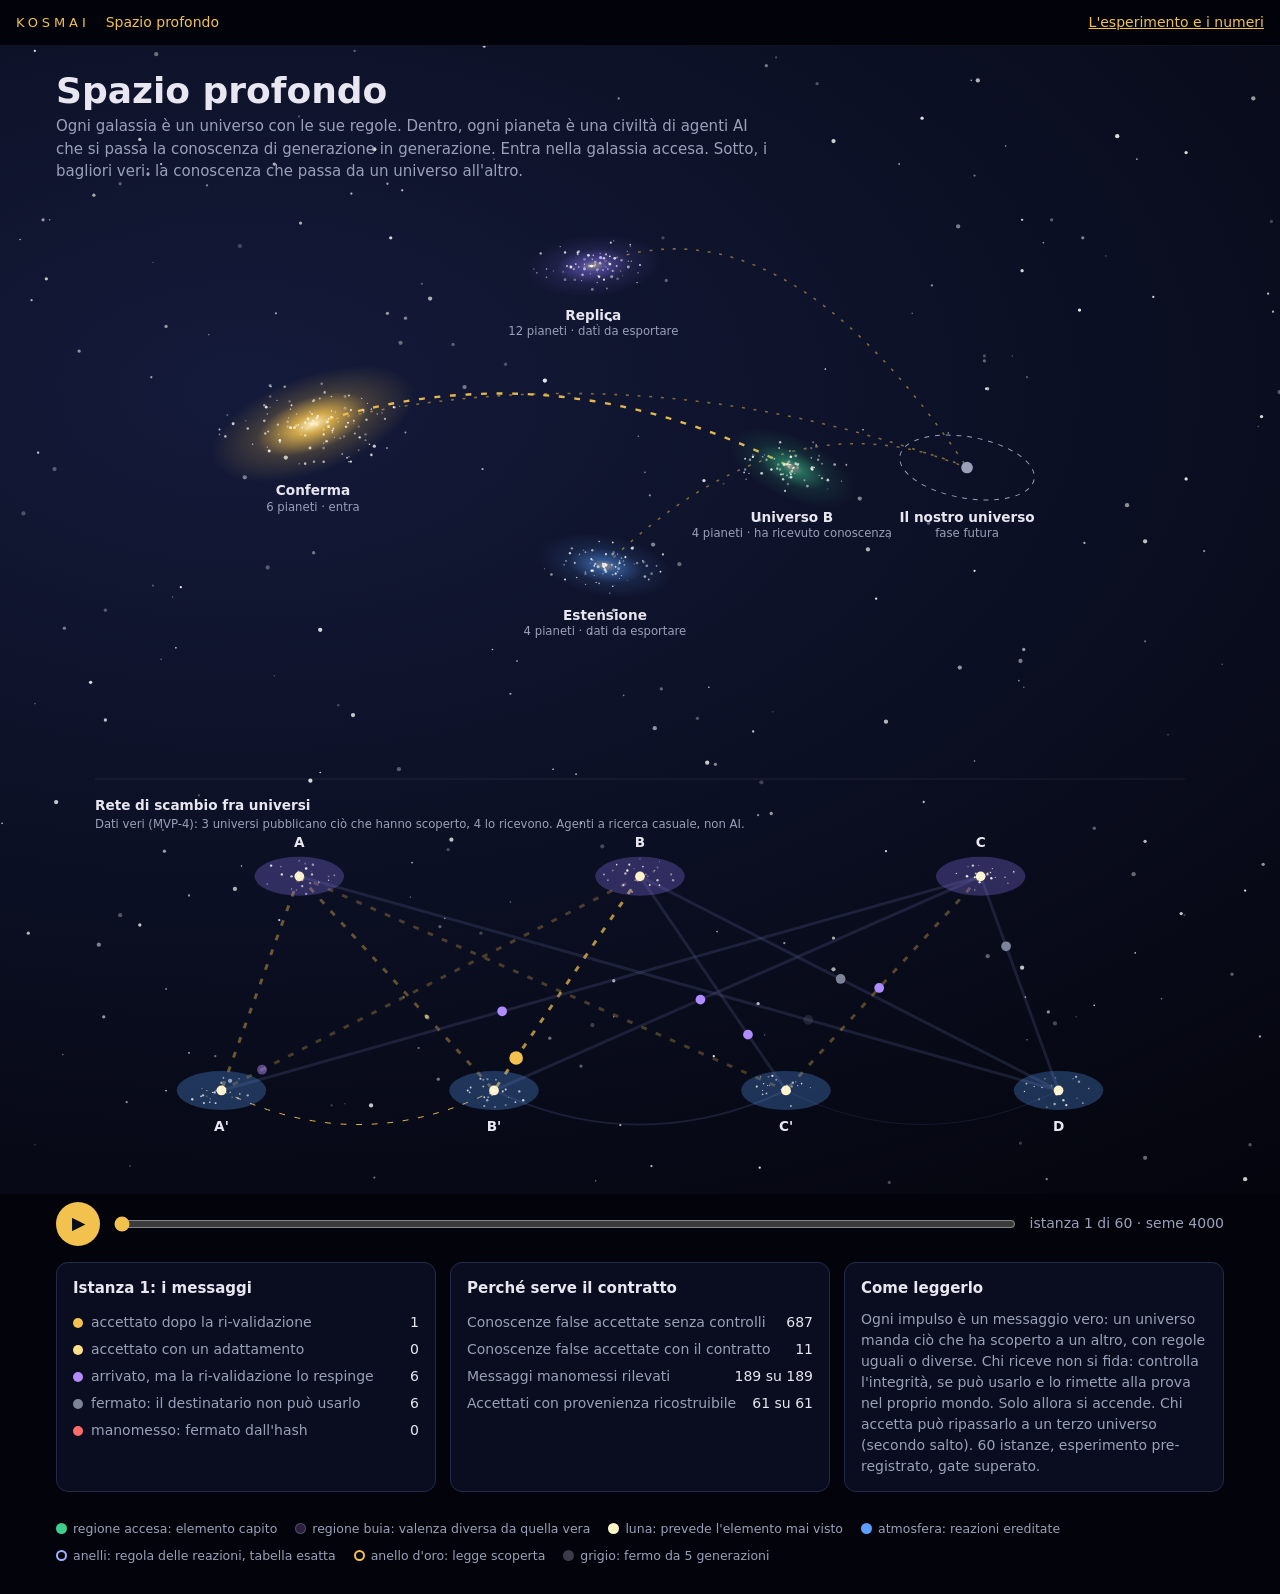
<file: index.html>
<!doctype html>
<html lang="it">
<head>
<meta charset="utf-8">
<meta name="viewport" content="width=device-width, initial-scale=1">
<title>KosmAI — Universi che si evolvono</title>
<meta name="description" content="Galassie di universi, pianeti abitati da civiltà di agenti AI che si passano la conoscenza di generazione in generazione. Ogni dettaglio è un dato reale.">
<link rel="stylesheet" href="sito/universi.css">
</head>
<body>
<header class="barra-alta">
  <a class="marchio" href="./">KosmAI</a>
  <nav id="briciole" class="briciole" aria-label="Dove sei"></nav>
  <a class="link-esperimento" href="esperimento.html">L'esperimento e i numeri</a>
</header>

<main id="scena" class="scena" aria-live="polite">
  <svg id="cielo" class="cielo" viewBox="0 0 1200 700" preserveAspectRatio="xMidYMid slice" role="img" aria-label="Spazio profondo"></svg>
  <section id="livello" class="livello"></section>
</main>

<section id="comandi" class="comandi" hidden>
  <button id="play" type="button" aria-label="Riproduci">▶</button>
  <input id="barra" type="range" min="1" max="40" value="1" aria-label="Generazione">
  <output id="gen" for="barra"></output>
</section>

<section id="pannelli" class="pannelli" hidden></section>

<footer class="legenda" id="legenda">
  <span><i class="l-reg"></i>regione accesa: elemento capito</span>
  <span><i class="l-buio"></i>regione buia: valenza diversa da quella vera</span>
  <span><i class="l-luna"></i>luna: prevede l'elemento mai visto</span>
  <span><i class="l-atm"></i>atmosfera: reazioni ereditate</span>
  <span><i class="l-anello"></i>anelli: regola delle reazioni, tabella esatta</span>
  <span><i class="l-oro"></i>anello d'oro: legge scoperta</span>
  <span><i class="l-fermo"></i>grigio: fermo da 5 generazioni</span>
</footer>
<script src="sito/universi.js"></script>
</body>
</html>
</file>
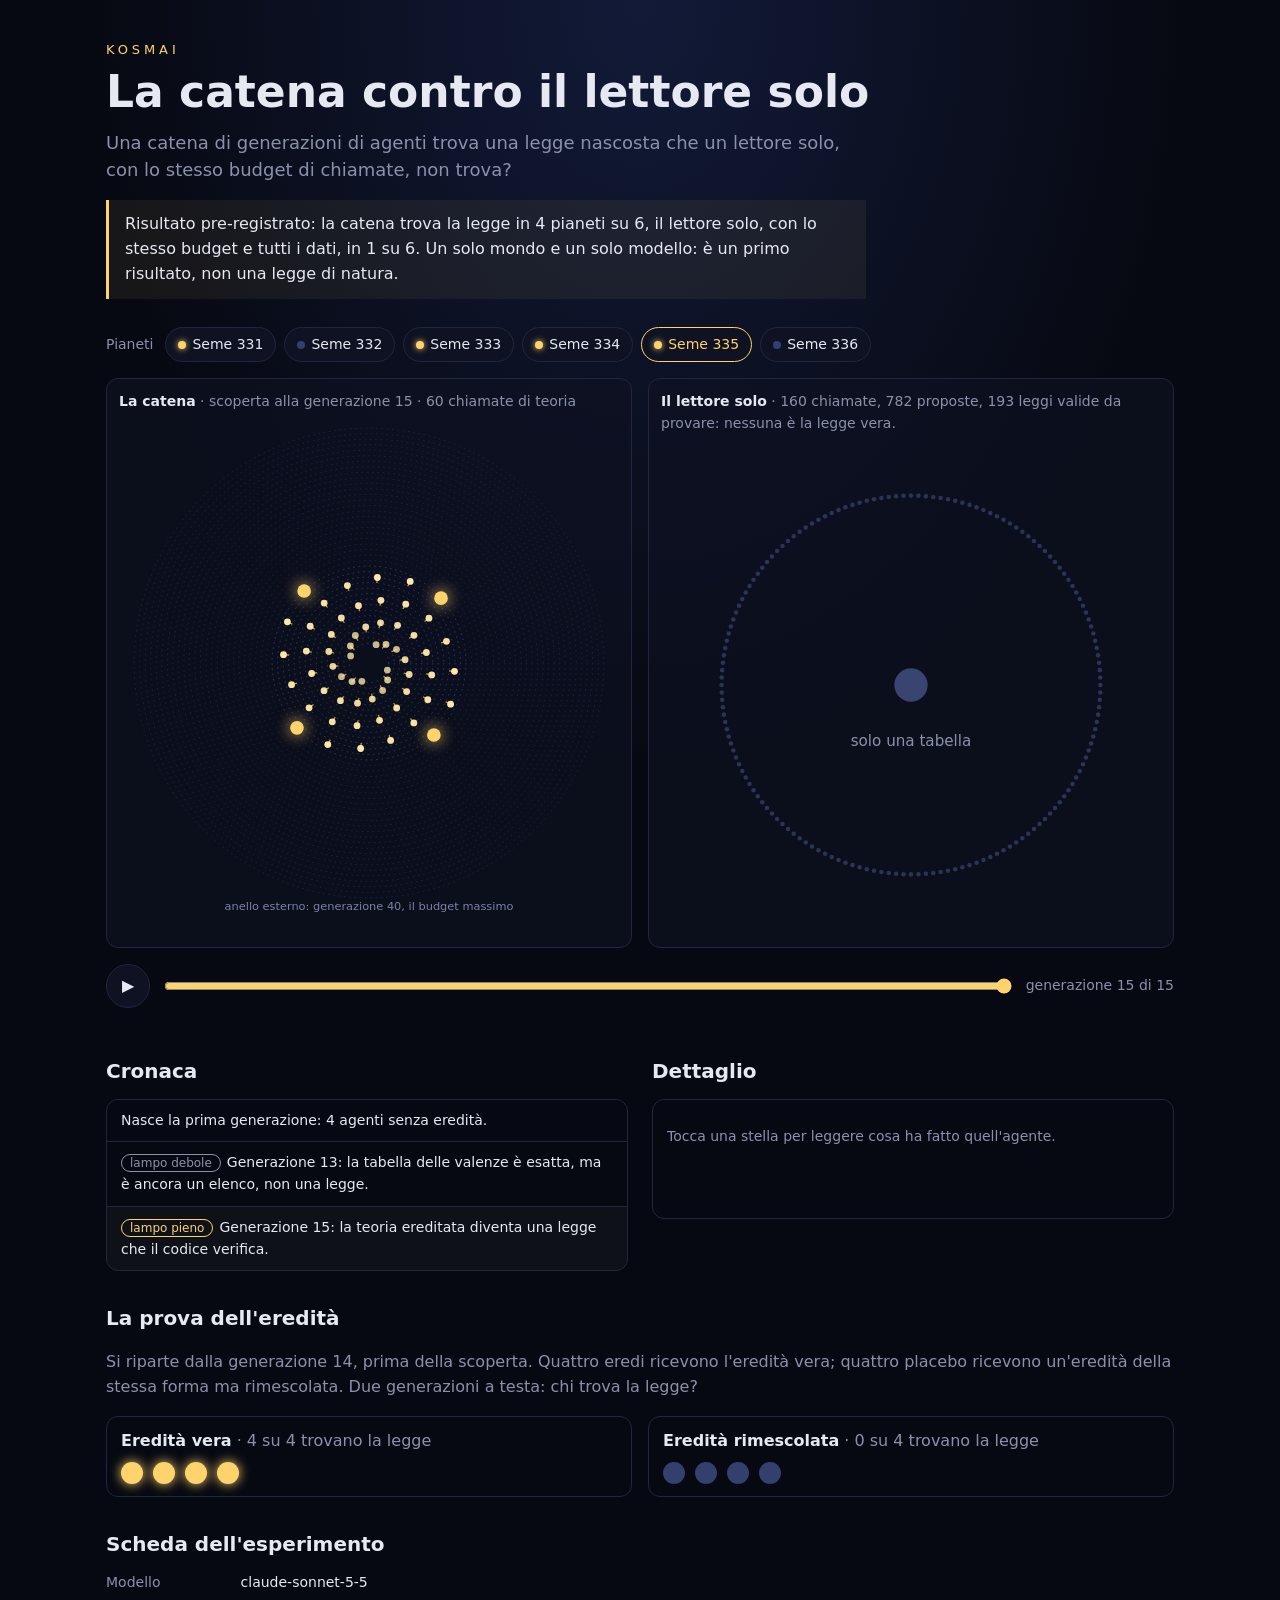
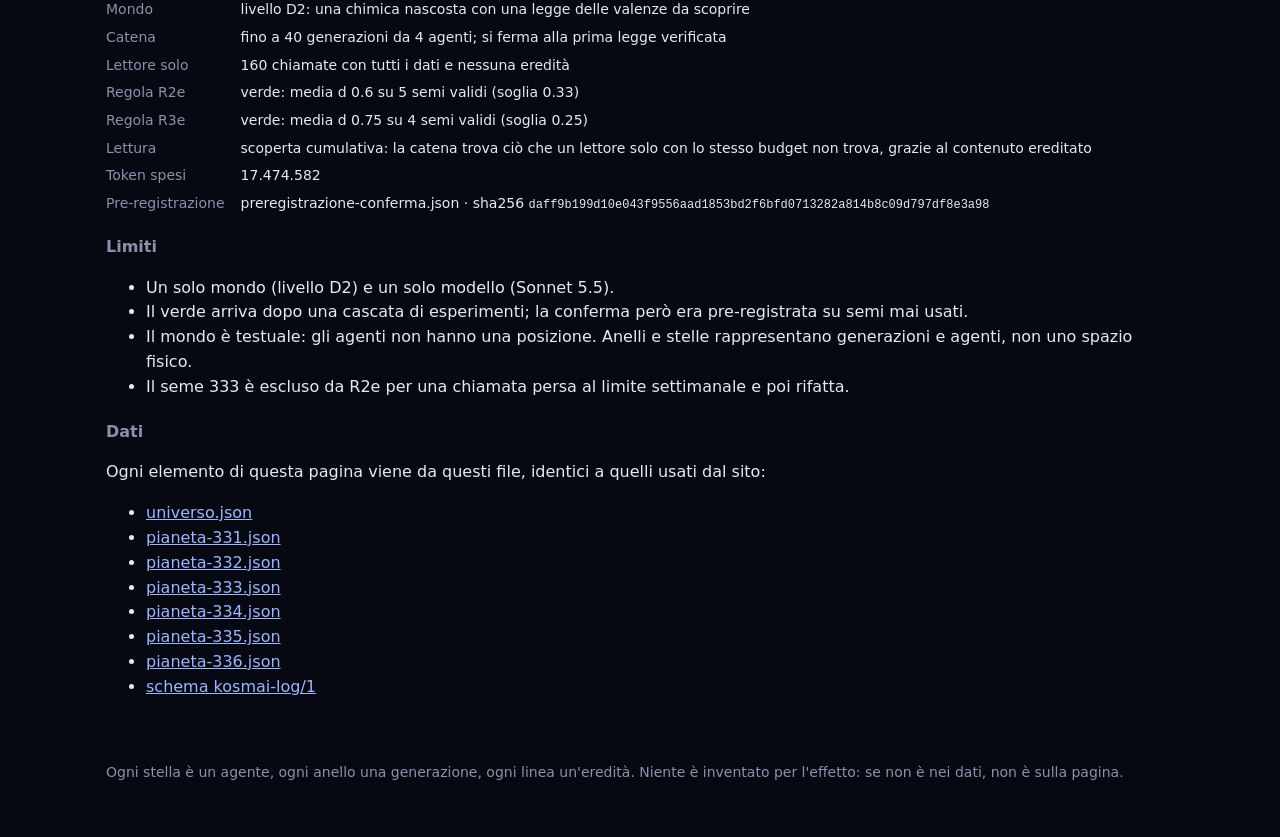
<file: esperimento.html>
<!doctype html>
<html lang="it">
<head>
<meta charset="utf-8">
<meta name="viewport" content="width=device-width, initial-scale=1">
<title>KosmAI — La catena contro il lettore solo</title>
<meta name="description" content="Generazioni di agenti AI scoprono una legge nascosta che un lettore solo, con lo stesso budget, non trova. Esperimento pre-registrato, dati scaricabili.">
<link rel="stylesheet" href="sito/stile.css">
</head>
<body>
<header class="testa">
  <p class="marchio">KosmAI</p>
  <h1 id="titolo">La catena contro il lettore solo</h1>
  <p id="domanda" class="domanda"></p>
  <p id="esito" class="esito"></p>
</header>

<main>
  <nav class="pianeti" aria-label="Pianeti (semi dell'esperimento)">
    <span class="etichetta">Pianeti</span>
    <div id="scelta-pianeta" class="chips"></div>
  </nav>

  <section class="binario" aria-label="La catena e il lettore solo, affiancati">
    <figure class="pannello">
      <figcaption><strong>La catena</strong> · <span id="sotto-catena"></span></figcaption>
      <svg id="costellazione" viewBox="-330 -330 660 660" role="img" aria-label="Costellazione della catena"></svg>
    </figure>
    <figure class="pannello">
      <figcaption><strong>Il lettore solo</strong> · <span id="sotto-lettore"></span></figcaption>
      <svg id="lettore" viewBox="-330 -330 660 660" role="img" aria-label="Il lettore solo"></svg>
    </figure>
  </section>

  <section class="tempo" aria-label="Barra temporale">
    <button id="play" type="button" aria-label="Riproduci">▶</button>
    <input id="barra" type="range" min="0" max="1" value="0" aria-label="Generazione">
    <output id="gen-attuale" for="barra"></output>
  </section>

  <section class="due-colonne">
    <div>
      <h2>Cronaca</h2>
      <ol id="cronaca" class="cronaca"></ol>
    </div>
    <div>
      <h2>Dettaglio</h2>
      <div id="dettaglio" class="dettaglio"><p class="tenue">Tocca una stella per leggere cosa ha fatto quell'agente.</p></div>
    </div>
  </section>

  <section id="prova-eredita" class="prova">
    <h2>La prova dell'eredità</h2>
    <p class="tenue" id="prova-testo"></p>
    <div id="prova-griglia" class="prova-griglia"></div>
  </section>

  <section class="scheda">
    <h2>Scheda dell'esperimento</h2>
    <dl id="scheda"></dl>
    <h3>Limiti</h3>
    <ul id="limiti"></ul>
    <h3>Dati</h3>
    <p>Ogni elemento di questa pagina viene da questi file, identici a quelli usati dal sito:</p>
    <ul id="download"></ul>
  </section>
</main>

<footer class="piede">
  <p>Ogni stella è un agente, ogni anello una generazione, ogni linea un'eredità. Niente è inventato per l'effetto: se non è nei dati, non è sulla pagina.</p>
</footer>
<script src="sito/app.js"></script>
</body>
</html>
</file>
<file: sito/universi.css>
:root {
  --bg: #03040b; --pannello: #0b0f22e6; --bordo: #232a4a; --testo: #e8e6f0; --tenue: #9aa0b8;
  --oro: #f2c14e; --verde: #3ecf8e; --buio: #2a2140; --atm: #5aa0ff; --anello: #9fb0ff;
  color-scheme: dark;
}
* { box-sizing: border-box; }
body { margin: 0; background: var(--bg); color: var(--testo); font: 15px/1.5 system-ui, -apple-system, "Segoe UI", sans-serif; }
a { color: var(--oro); }
.barra-alta { display: flex; gap: 16px; align-items: center; padding: 12px 16px; flex-wrap: wrap;
  position: sticky; top: 0; z-index: 5; background: #03040bcc; backdrop-filter: blur(6px); border-bottom: 1px solid #ffffff10; }
.marchio { letter-spacing: .3em; text-transform: uppercase; font-size: 13px; text-decoration: none; }
.briciole { flex: 1; display: flex; gap: 6px; align-items: center; color: var(--tenue); font-size: 14px; min-width: 0; flex-wrap: wrap; }
.briciole button { background: none; border: 0; color: var(--testo); font: inherit; cursor: pointer; padding: 2px 4px; text-decoration: underline; text-underline-offset: 3px; }
.briciole .qui { color: var(--oro); }
.link-esperimento { font-size: 14px; }
.scena { position: relative; overflow: hidden; }
#grande { max-width: 560px; margin: 0 auto; }
.stato-pianeta { text-align: center; color: var(--tenue); margin: 0 0 8px; }
.cielo { position: absolute; inset: 0; width: 100%; height: 100%; display: block; }
.livello { position: relative; max-width: 1200px; margin: 0 auto; padding: 16px; }
.livello h1 { font-size: clamp(24px, 4vw, 36px); margin: 8px 0 4px; line-height: 1.15; }
.livello .sotto { color: var(--tenue); max-width: 720px; margin: 0 0 12px; }
svg { display: block; width: 100%; height: auto; }
.galassia, .pianeta { cursor: pointer; }
.galassia:focus, .pianeta:focus { outline: none; }
.galassia:focus-visible .alone, .pianeta:focus-visible .bordo-fuoco { stroke: #fff; stroke-width: 2; }
.galassia.spenta { cursor: default; }
.etichetta { fill: var(--testo); font-size: 14px; font-weight: 600; }
.etichetta-sotto { fill: var(--tenue); font-size: 12px; }
.filo { fill: none; stroke: var(--oro); stroke-width: 1.6; stroke-dasharray: 3 9; opacity: .5; animation: scorre 3s linear infinite; }
@keyframes scorre { to { stroke-dashoffset: -48; } }
.pulsa { animation: pulsa 2.4s ease-in-out infinite; transform-origin: center; transform-box: fill-box; }
@keyframes pulsa { 50% { opacity: .55; } }
@media (prefers-reduced-motion: reduce) { .filo, .pulsa { animation: none; } }
.comandi { display: flex; gap: 12px; align-items: center; max-width: 1200px; margin: 0 auto; padding: 8px 16px; }
.comandi[hidden], .pannelli[hidden] { display: none; }
#play { width: 44px; height: 44px; border-radius: 50%; border: 0; background: var(--oro); color: #0b0e1a; font-size: 16px; font-weight: 700; cursor: pointer; flex: none; }
#barra { flex: 1; accent-color: var(--oro); min-width: 0; }
#gen { min-width: 130px; text-align: right; color: var(--tenue); font-variant-numeric: tabular-nums; font-size: 14px; }
.pannelli { display: grid; grid-template-columns: repeat(3, 1fr); gap: 14px; max-width: 1200px; margin: 0 auto; padding: 8px 16px 16px; }
.pannello { background: var(--pannello); border: 1px solid var(--bordo); border-radius: 12px; padding: 14px 16px; min-width: 0; }
.pannello h2 { font-size: 15px; margin: 0 0 10px; }
.pannello pre { white-space: pre-wrap; word-break: break-word; font: 12.5px/1.5 ui-monospace, Consolas, monospace; background: #070a18; border-radius: 8px; padding: 8px 10px; margin: 0; }
.diario { list-style: none; margin: 0; padding: 0; max-height: 300px; overflow: auto; }
.diario li { padding: 6px 0; border-bottom: 1px solid #ffffff0d; font-size: 14px; }
.diario li.oro { color: var(--oro); }
.diario li.futuro { color: #ffffff40; }
.riga { display: flex; justify-content: space-between; gap: 8px; font-size: 14px; padding: 3px 0; }
.riga span:first-child { color: var(--tenue); }
.scheda-galassia { max-width: 520px; background: var(--pannello); border: 1px solid var(--bordo); border-radius: 12px; padding: 14px 16px; margin-top: 8px; }
.legenda { display: flex; flex-wrap: wrap; gap: 8px 18px; max-width: 1200px; margin: 0 auto; padding: 12px 16px 28px; color: var(--tenue); font-size: 12.5px; }
.legenda i { display: inline-block; width: 11px; height: 11px; border-radius: 50%; margin-right: 6px; vertical-align: -1px; }
.l-reg { background: var(--verde); } .l-buio { background: var(--buio); border: 1px solid #ffffff30; } .l-luna { background: #fff6c8; }
.l-atm { background: var(--atm); } .l-anello { border: 2px solid var(--anello); } .l-oro { border: 2px solid var(--oro); } .l-fermo { background: #3a3a48; }
@media (max-width: 800px) {
  .pannelli { grid-template-columns: 1fr; }
  #gen { min-width: 0; }
  .scena { min-height: 0; }
  .link-esperimento { width: 100%; }
}
.filo-vero { stroke-dasharray: 6 10; animation: scorre 2.2s linear infinite; }
.nodo-rete { cursor: default; }
.pallino { display: inline-block; width: 10px; height: 10px; border-radius: 50%; margin-right: 8px; vertical-align: -1px; }
@media (prefers-reduced-motion: reduce) { .filo-vero { animation: none; } }
.passi { margin: 0 0 6px; padding-left: 20px; font-size: 13.5px; }
.passi li { margin: 2px 0; }
</file>
<file: sito/stile.css>
:root {
  --bg: #070912; --pannello: #0e1222; --bordo: #1f2640; --testo: #e6e8f2; --tenue: #8b91ab;
  --stella: #9fb4ff; --oro: #ffd36b; --linea: #33406e; --rosso: #ff7b7b; --verde: #7be3b0;
  color-scheme: dark;
}
* { box-sizing: border-box; }
body { margin: 0; background: radial-gradient(ellipse at top, #121a38 0%, var(--bg) 60%) fixed, var(--bg);
  color: var(--testo); font: 16px/1.55 system-ui, -apple-system, "Segoe UI", sans-serif; }
main, .testa, .piede { max-width: 1100px; margin: 0 auto; padding: 0 16px; }
.testa { padding-top: 40px; }
.marchio { letter-spacing: .3em; text-transform: uppercase; color: var(--oro); font-size: 13px; margin: 0; }
h1 { font-size: clamp(28px, 5vw, 44px); margin: 8px 0 12px; line-height: 1.1; }
h2 { font-size: 20px; margin: 32px 0 12px; }
h3 { font-size: 16px; margin: 20px 0 8px; color: var(--tenue); }
.domanda { font-size: 18px; color: var(--tenue); max-width: 760px; margin: 0; }
.esito { margin: 16px 0 0; padding: 12px 16px; border-left: 3px solid var(--oro); background: #ffd36b10; max-width: 760px; }
.tenue { color: var(--tenue); }
.pianeti { display: flex; gap: 12px; align-items: center; margin: 28px 0 16px; flex-wrap: wrap; }
.etichetta { color: var(--tenue); font-size: 14px; }
.chips { display: flex; gap: 8px; flex-wrap: wrap; }
.chip { background: var(--pannello); color: var(--testo); border: 1px solid var(--bordo); border-radius: 999px;
  padding: 6px 12px; font: inherit; font-size: 14px; cursor: pointer; }
.chip[aria-pressed="true"] { border-color: var(--oro); color: var(--oro); }
.chip .punto { display: inline-block; width: 8px; height: 8px; border-radius: 50%; margin-right: 6px; background: var(--linea); }
.chip .punto.si { background: var(--oro); box-shadow: 0 0 6px var(--oro); }
.binario { display: grid; grid-template-columns: 1fr 1fr; gap: 16px; }
.pannello { margin: 0; background: #0e122299; border: 1px solid var(--bordo); border-radius: 12px; padding: 12px; }
.pannello figcaption { font-size: 14px; color: var(--tenue); }
.pannello figcaption strong { color: var(--testo); }
svg { width: 100%; height: auto; display: block; }
.stella { cursor: pointer; transition: r .2s, fill .3s, opacity .3s; }
.stella:focus { outline: none; stroke: #fff; stroke-width: 2; }
.tempo { display: flex; gap: 12px; align-items: center; margin: 16px 0; }
#play { width: 44px; height: 44px; border-radius: 50%; border: 1px solid var(--bordo); background: var(--pannello);
  color: var(--testo); font-size: 16px; cursor: pointer; flex: none; }
#barra { flex: 1; accent-color: var(--oro); min-width: 0; }
#gen-attuale { min-width: 120px; text-align: right; color: var(--tenue); font-variant-numeric: tabular-nums; font-size: 14px; }
.due-colonne { display: grid; grid-template-columns: 1fr 1fr; gap: 24px; }
.cronaca { list-style: none; padding: 0; margin: 0; max-height: 360px; overflow: auto; border: 1px solid var(--bordo); border-radius: 12px; }
.cronaca li { padding: 10px 14px; border-bottom: 1px solid var(--bordo); cursor: pointer; font-size: 14px; }
.cronaca li:last-child { border-bottom: 0; }
.cronaca li.futuro { opacity: .35; }
.cronaca li.attuale { background: #ffffff08; }
.cronaca .lampo { font-size: 12px; padding: 1px 8px; border-radius: 999px; margin-right: 6px; border: 1px solid; }
.lampo.pieno { color: var(--oro); border-color: var(--oro); }
.lampo.medio { color: var(--stella); border-color: var(--stella); }
.lampo.debole { color: var(--tenue); border-color: var(--tenue); }
.dettaglio { border: 1px solid var(--bordo); border-radius: 12px; padding: 12px 14px; min-height: 120px; font-size: 14px; }
.dettaglio pre { white-space: pre-wrap; word-break: break-word; background: #00000040; padding: 8px; border-radius: 8px;
  font: 12px/1.45 ui-monospace, "SFMono-Regular", Menlo, monospace; max-height: 220px; overflow: auto; margin: 6px 0; }
.criteri { list-style: none; padding: 0; margin: 6px 0; }
.criteri li::before { content: "○ "; color: var(--tenue); }
.criteri li.si::before { content: "● "; color: var(--oro); }
.prova-griglia { display: grid; grid-template-columns: 1fr 1fr; gap: 16px; }
.gruppo { border: 1px solid var(--bordo); border-radius: 12px; padding: 12px 14px; }
.gruppo .stelline { display: flex; gap: 10px; margin-top: 8px; }
.gruppo .stellina { width: 22px; height: 22px; border-radius: 50%; background: var(--linea); }
.gruppo .stellina.si { background: var(--oro); box-shadow: 0 0 12px var(--oro); }
.scheda dl { display: grid; grid-template-columns: max-content 1fr; gap: 6px 16px; margin: 0; font-size: 14px; }
.scheda dt { color: var(--tenue); }
.scheda dd { margin: 0; word-break: break-word; }
.scheda code { font-size: 12px; }
a { color: var(--stella); }
.piede { color: var(--tenue); font-size: 14px; padding-top: 32px; padding-bottom: 40px; }
@media (max-width: 720px) {
  .binario, .due-colonne, .prova-griglia { grid-template-columns: 1fr; }
  .scheda dl { grid-template-columns: 1fr; }
  .scheda dt { margin-top: 6px; }
}
@media (prefers-reduced-motion: reduce) { .stella { transition: none; } }
</file>
